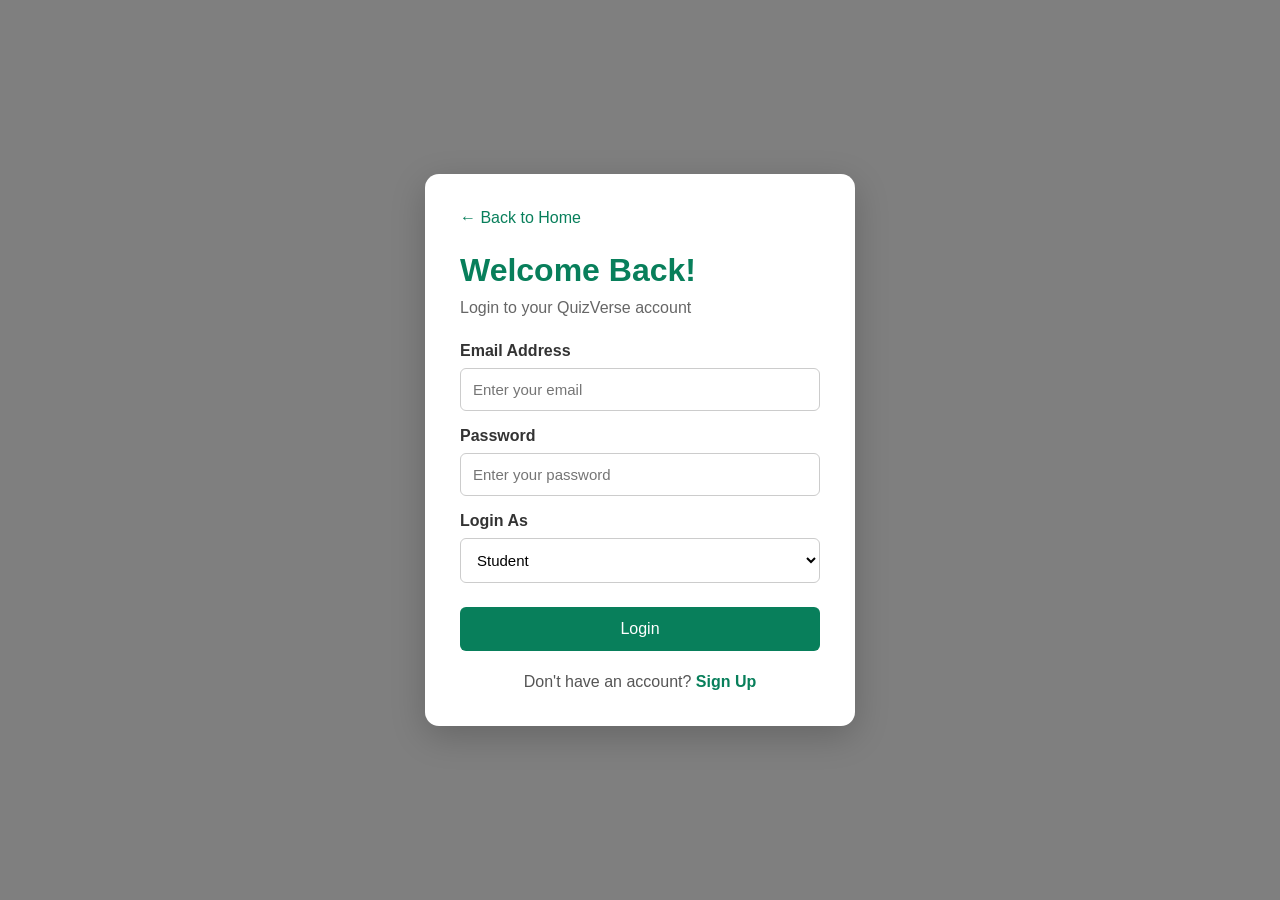
<file: login.html>
<!DOCTYPE html>
<html lang="en">

<head>
    <meta charset="UTF-8">
    <meta name="viewport" content="width=device-width, initial-scale=1.0">
    <title>QuizVerse - Login</title>
    <link rel="stylesheet" href="login.css">
</head>

<body>

    <div class="auth-card">
        <a class="back-link" href="index.html">← Back to Home</a>

        <h1>Welcome Back!</h1>
        <p class="subtitle">Login to your QuizVerse account</p>

        <form id="login-form">
            <label for="email">Email Address</label>
            <input type="email" id="email" placeholder="Enter your email" required>

            <label for="password">Password</label>
            <input type="password" id="password" placeholder="Enter your password" required>

            <label for="role">Login As</label>
            <select id="role" required>
                <option value="Student">Student</option>
                <option value="Teacher">Teacher</option>
            </select>

            <button type="submit">Login</button>
            <p id="message"></p>
        </form>

        <p class="switch-page">
            Don't have an account?
            <a href="signup.html">Sign Up</a>
        </p>
    </div>

    <script src="login.js"></script>
</body>

</html>
</file>
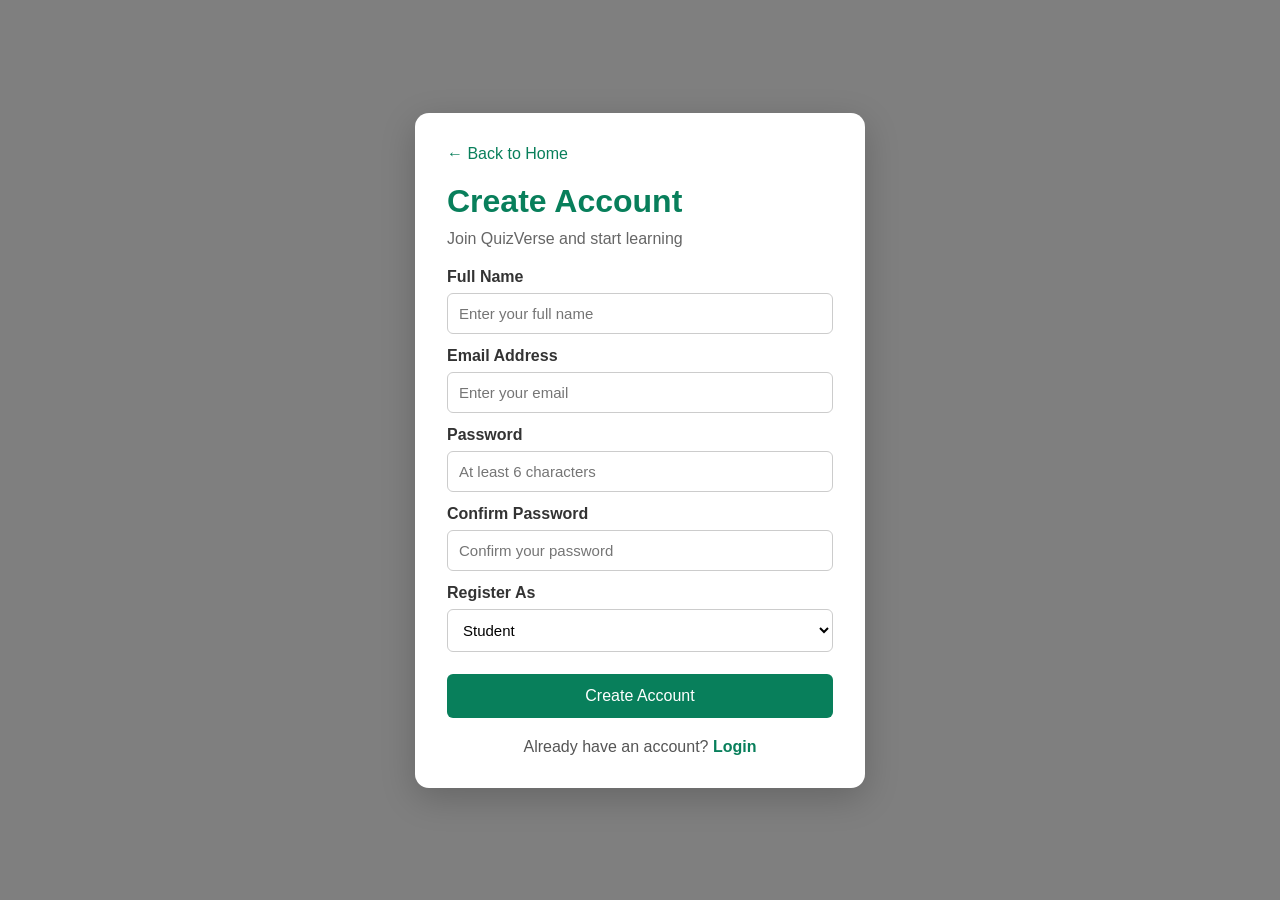
<file: signup.html>
<!DOCTYPE html>
<html lang="en">

<head>
    <meta charset="UTF-8">
    <meta name="viewport" content="width=device-width, initial-scale=1.0">
    <title>QuizVerse - Sign Up</title>
    <link rel="stylesheet" href="signup.css">
</head>

<body>

    <div class="auth-card">
        <a class="back-link" href="index.html">← Back to Home</a>

        <h1>Create Account</h1>
        <p class="subtitle">Join QuizVerse and start learning</p>

        <form id="signup-form">
            <label for="name">Full Name</label>
            <input type="text" id="name" placeholder="Enter your full name" required>

            <label for="email">Email Address</label>
            <input type="email" id="email" placeholder="Enter your email" required>

            <label for="password">Password</label>
            <input type="password" id="password" placeholder="At least 6 characters" minlength="6" required>

            <label for="confirm-password">Confirm Password</label>
            <input type="password" id="confirm-password" placeholder="Confirm your password" required>

            <label for="role">Register As</label>
            <select id="role" required>
                <option value="Student">Student</option>
                <option value="Teacher">Teacher</option>
            </select>

            <button type="submit">Create Account</button>
            <p id="message"></p>
        </form>

        <p class="switch-page">
            Already have an account?
            <a href="login.html">Login</a>
        </p>
    </div>

    <script src="signup.js"></script>
</body>

</html>
</file>
<file: login.css>
* {
    margin: 0;
    padding: 0;
    box-sizing: border-box;
}

body {
    font-family: Arial, sans-serif;
    min-height: 100vh;
    display: flex;
    justify-content: center;
    align-items: center;
    padding: 20px;
    background:
        linear-gradient(rgba(0, 0, 0, 0.5), rgba(0, 0, 0, 0.5)),
        url("c:\Users\Lily\OneDrive\Pictures\images (4).jpg") center/cover no-repeat fixed;
}

.auth-card {
    width: 100%;
    max-width: 430px;
    padding: 35px;
    background: white;
    border-radius: 14px;
    box-shadow: 0 10px 35px rgba(0, 0, 0, 0.2);
}

.back-link {
    display: inline-block;
    margin-bottom: 25px;
    color: #087f5b;
    text-decoration: none;
}

h1 {
    color: #087f5b;
    margin-bottom: 10px;
}

.subtitle {
    color: #666;
    margin-bottom: 25px;
}

label {
    display: block;
    margin: 16px 0 8px;
    color: #333;
    font-weight: bold;
}

input,
select {
    width: 100%;
    padding: 12px;
    border: 1px solid #ccc;
    border-radius: 6px;
    font-size: 15px;
    background: white;
}

input:focus,
select:focus {
    outline: 2px solid #b8e8d4;
    border-color: #087f5b;
}

button {
    width: 100%;
    margin-top: 24px;
    padding: 13px;
    border: none;
    border-radius: 6px;
    background: #087f5b;
    color: white;
    font-size: 16px;
    cursor: pointer;
}

button:hover {
    background: #075b46;
}

.switch-page {
    margin-top: 22px;
    text-align: center;
    color: #555;
}

.switch-page a {
    color: #087f5b;
    font-weight: bold;
    text-decoration: none;
}

#message {
    margin-top: 15px;
    font-size: 14px;
    line-height: 1.5;
    overflow-wrap: anywhere;
}

@media (max-width: 480px) {
    .auth-card {
        padding: 25px 20px;
    }
}
</file>
<file: signup.css>
* {
    margin: 0;
    padding: 0;
    box-sizing: border-box;
}

body {
    font-family: Arial, sans-serif;
    min-height: 100vh;
    display: flex;
    justify-content: center;
    align-items: center;
    padding: 25px 15px;
    background:
        linear-gradient(rgba(0, 0, 0, 0.5), rgba(0, 0, 0, 0.5)),
        url("c:\Users\Lily\OneDrive\Pictures\images (4).jpg") center/cover no-repeat fixed;
}

.auth-card {
    width: 100%;
    max-width: 450px;
    padding: 32px;
    background: white;
    border-radius: 14px;
    box-shadow: 0 10px 35px rgba(0, 0, 0, 0.2);
}

.back-link {
    display: inline-block;
    margin-bottom: 20px;
    color: #087f5b;
    text-decoration: none;
}

h1 {
    color: #087f5b;
    margin-bottom: 10px;
}

.subtitle {
    color: #666;
    margin-bottom: 20px;
}

label {
    display: block;
    margin: 13px 0 7px;
    color: #333;
    font-weight: bold;
}

input,
select {
    width: 100%;
    padding: 11px;
    border: 1px solid #ccc;
    border-radius: 6px;
    font-size: 15px;
    background: white;
}

input:focus,
select:focus {
    outline: 2px solid #b8e8d4;
    border-color: #087f5b;
}

button {
    width: 100%;
    margin-top: 22px;
    padding: 13px;
    border: none;
    border-radius: 6px;
    background: #087f5b;
    color: white;
    font-size: 16px;
    cursor: pointer;
}

button:hover {
    background: #075b46;
}

.switch-page {
    margin-top: 20px;
    text-align: center;
    color: #555;
}

.switch-page a {
    color: #087f5b;
    font-weight: bold;
    text-decoration: none;
}

#message {
    margin-top: 12px;
    font-size: 14px;
    line-height: 1.5;
    overflow-wrap: anywhere;
}

@media (max-width: 480px) {
    .auth-card {
        padding: 24px 20px;
    }
}
</file>
